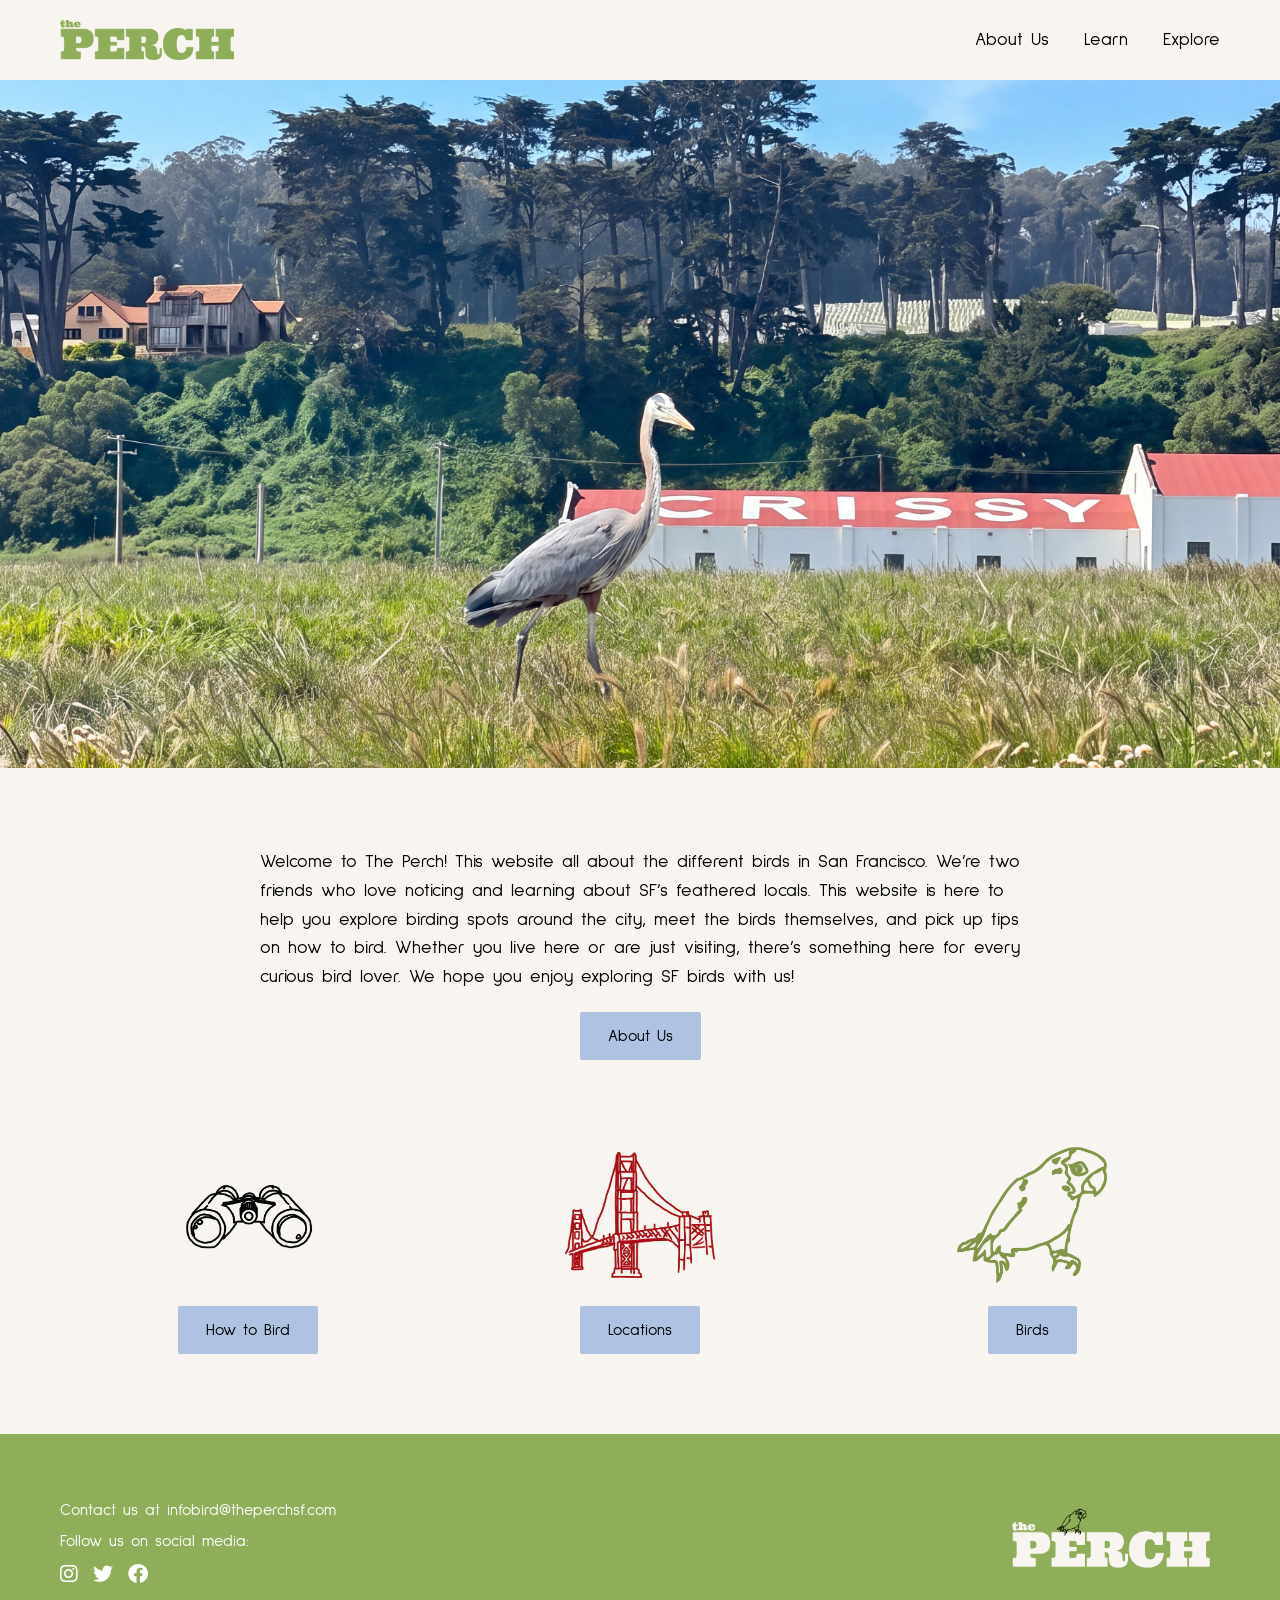
<file: index.html>
<!DOCTYPE html>
<html lang="en">
<head>
<title>The Perch SF</title>
<meta charset="UTF-8">
<meta name="viewport" content="width=device-width, initial-scale=1">
<link rel="stylesheet" href="css/w3.css">
<link rel="stylesheet" href="css/style.css">
<link rel="preconnect" href="https://fonts.googleapis.com">
<link rel="preconnect" href="https://fonts.gstatic.com" crossorigin>
<link href="https://fonts.googleapis.com/css2?family=Sulphur+Point:wght@300;400;700&family=Ultra&display=swap" rel="stylesheet">
<link rel="stylesheet" href="https://cdnjs.cloudflare.com/ajax/libs/font-awesome/6.0.0/css/all.min.css">
</head>
<body>

<!-- THIS IS THE HOMEPAGE -->
<header class="w3-top">
  <div class="navbar">
    <a href="index.html" class="logo"><img src="images/Header/Perch-Logo-Header.png" alt="the PERCH logo"></a>
    <button class="nav-burger" type="button" aria-label="Open menu" onclick="this.closest('.navbar').classList.toggle('open')">&#9776;</button>
    <div class="nav-links">
      <a href="about-us.html">About Us</a>
      <a href="learn.html">Learn</a>
      <a href="explore.html">Explore</a>
    </div>
  </div>
</header>

<img class="home-hero" src="images/Homepage/heron2.png" alt="Heron illustration">

<section class="section">
  <div class="container grid">
    <div class="col-center-text">
      <p>Welcome to The Perch! This website all about the different birds in San Francisco. We’re two friends who love noticing and learning about SF’s feathered locals. This website is here to help you explore birding spots around the city, meet the birds themselves, and pick up tips on how to bird. Whether you live here or are just visiting, there’s something here for every curious bird lover. We hope you enjoy exploring SF birds with us!</p>
      <div class="btn-center"><a href="about-us.html" class="btn">About Us</a></div>
    </div>
  </div>
</section>

<section class="container grid section" style="padding-top:0">
  <div class="col-4 icon-box">
    <img src="images/Homepage/Binoculars.png" alt="Binoculars">
    <a href="learn.html" class="btn">How to Bird</a>
  </div>
  <div class="col-4 icon-box">
    <img src="images/Homepage/locations.png" alt="Bridge">
    <a href="explore.html" class="btn">Locations</a>
  </div>
  <div class="col-4 icon-box">
    <img src="images/Homepage/birds.png" alt="Parrot">
    <a href="birds.html" class="btn">Birds</a>
  </div>
</section>

<footer class="custom-footer">
  <div class="footer-content">
    <div class="footer-text">
      <p>Contact us at infobird@theperchsf.com</p>
      <p>Follow us on social media:</p>
      <div class="social-icons">
        <a href="#"><i class="fa-brands fa-instagram"></i></a>
        <a href="#"><i class="fa-brands fa-twitter"></i></a>
        <a href="#"><i class="fa-brands fa-facebook"></i></a>
      </div>
    </div>
    <div class="footer-image"><img src="images/Footer/Perch-Logo-Final.png" alt="The Perch logo"></div>
  </div>
</footer>

</body>
</html>
</file>
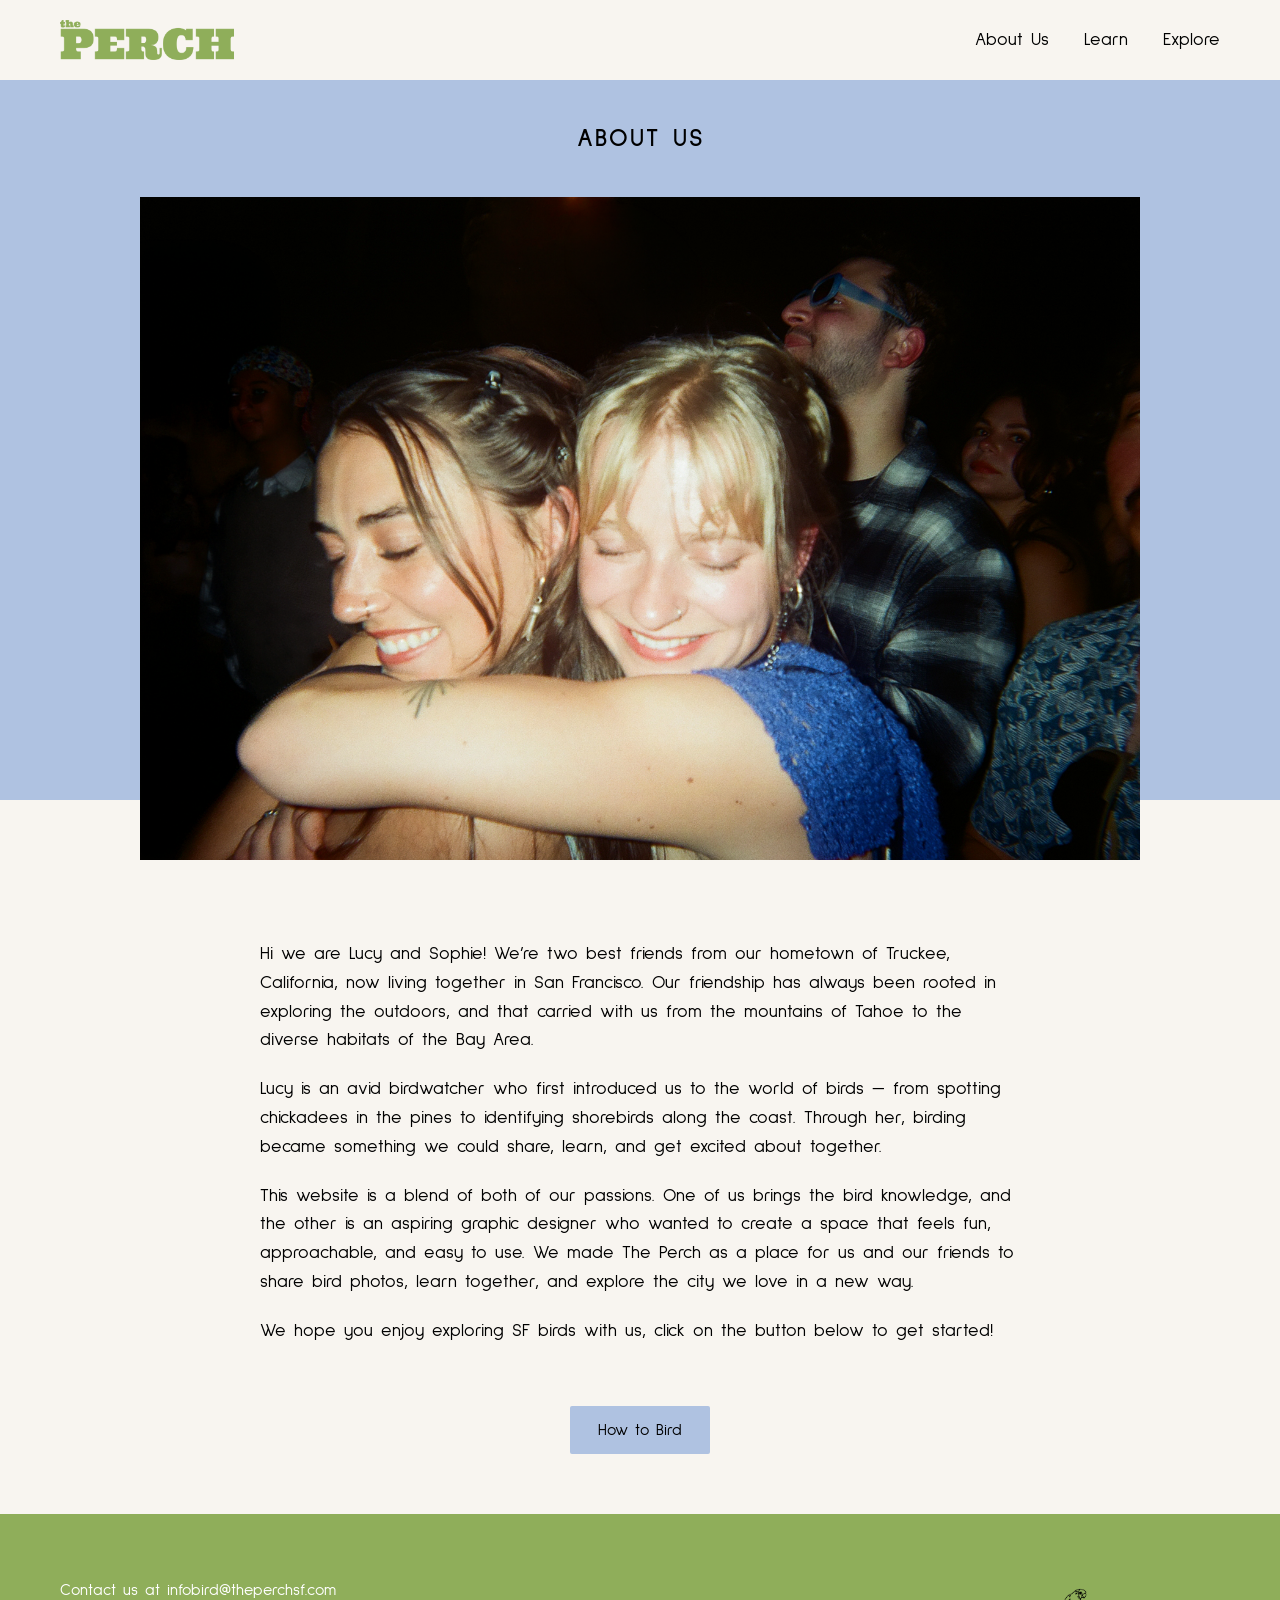
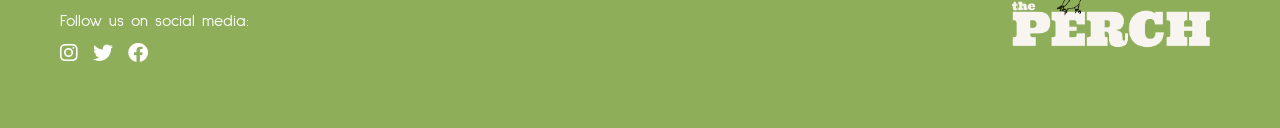
<file: about-us.html>
<!DOCTYPE html>
<html lang="en">
<head>
<title>About Us | The Perch SF</title>
<meta charset="UTF-8">
<meta name="viewport" content="width=device-width, initial-scale=1">
<link rel="stylesheet" href="css/w3.css">
<link rel="stylesheet" href="css/style.css">
<link rel="preconnect" href="https://fonts.googleapis.com">
<link rel="preconnect" href="https://fonts.gstatic.com" crossorigin>
<link href="https://fonts.googleapis.com/css2?family=Sulphur+Point:wght@300;400;700&family=Ultra&display=swap" rel="stylesheet">
<link rel="stylesheet" href="https://cdnjs.cloudflare.com/ajax/libs/font-awesome/6.0.0/css/all.min.css">
</head>
<body>

<!-- THIS IS THE ABOUT US PAGE -->
<header class="w3-top">
  <div class="navbar">
    <a href="index.html" class="logo"><img src="images/Header/Perch-Logo-Header.png" alt="the PERCH logo"></a>
    <button class="nav-burger" type="button" aria-label="Open menu" onclick="this.closest('.navbar').classList.toggle('open')">&#9776;</button>
    <div class="nav-links">
      <a href="about-us.html">About Us</a>
      <a href="learn.html">Learn</a>
      <a href="explore.html">Explore</a>
    </div>
  </div>
</header>

<section class="hero">
  <h1 class="page-title">ABOUT US</h1>
  <img src="images/About-us/about-us-edit.png" class="hero-image hero-image-xl" alt="Illustration for the About Us page">
</section>

<main class="section about-text">
  <div class="container grid">
    <div class="col-center-text">
      <p>Hi we are Lucy and Sophie! We’re two best friends from our hometown of Truckee, California, now living together in San Francisco. Our friendship has always been rooted in exploring the outdoors, and that carried with us from the mountains of Tahoe to the diverse habitats of the Bay Area.</p>
      <p>Lucy is an avid birdwatcher who first introduced us to the world of birds — from spotting chickadees in the pines to identifying shorebirds along the coast. Through her, birding became something we could share, learn, and get excited about together.</p>
      <p>This website is a blend of both of our passions. One of us brings the bird knowledge, and the other is an aspiring graphic designer who wanted to create a space that feels fun, approachable, and easy to use. We made The Perch as a place for us and our friends to share bird photos, learn together, and explore the city we love in a new way.</p>
      <p>We hope you enjoy exploring SF birds with us, click on the button below to get started!</p>
    </div>
  </div>
</main>

<div class="btn-row"><a href="learn.html" class="btn">How to Bird</a></div>

<footer class="custom-footer">
  <div class="footer-content">
    <div class="footer-text">
      <p>Contact us at infobird@theperchsf.com</p>
      <p>Follow us on social media:</p>
      <div class="social-icons">
        <a href="#"><i class="fa-brands fa-instagram"></i></a>
        <a href="#"><i class="fa-brands fa-twitter"></i></a>
        <a href="#"><i class="fa-brands fa-facebook"></i></a>
      </div>
    </div>
    <div class="footer-image"><img src="images/Footer/Perch-Logo-Final.png" alt="The Perch logo"></div>
  </div>
</footer>

</body>
</html>
</file>
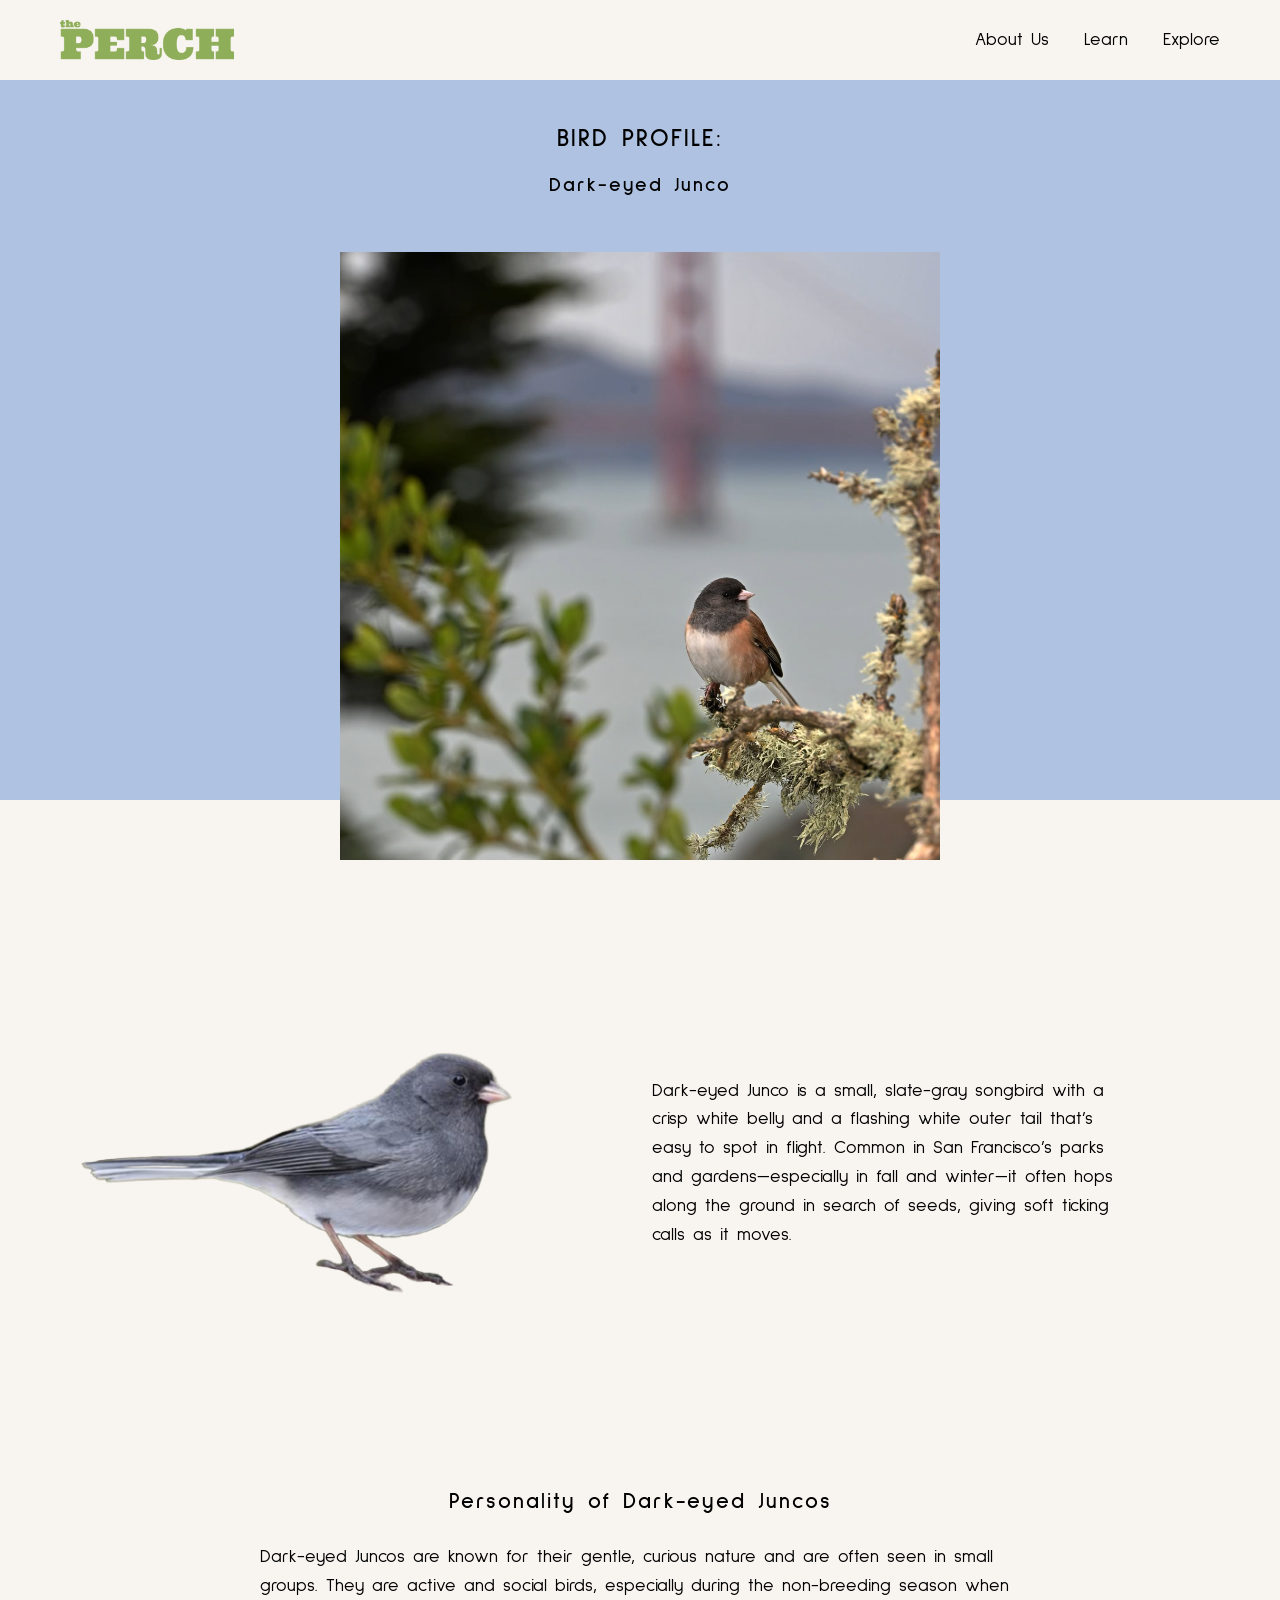
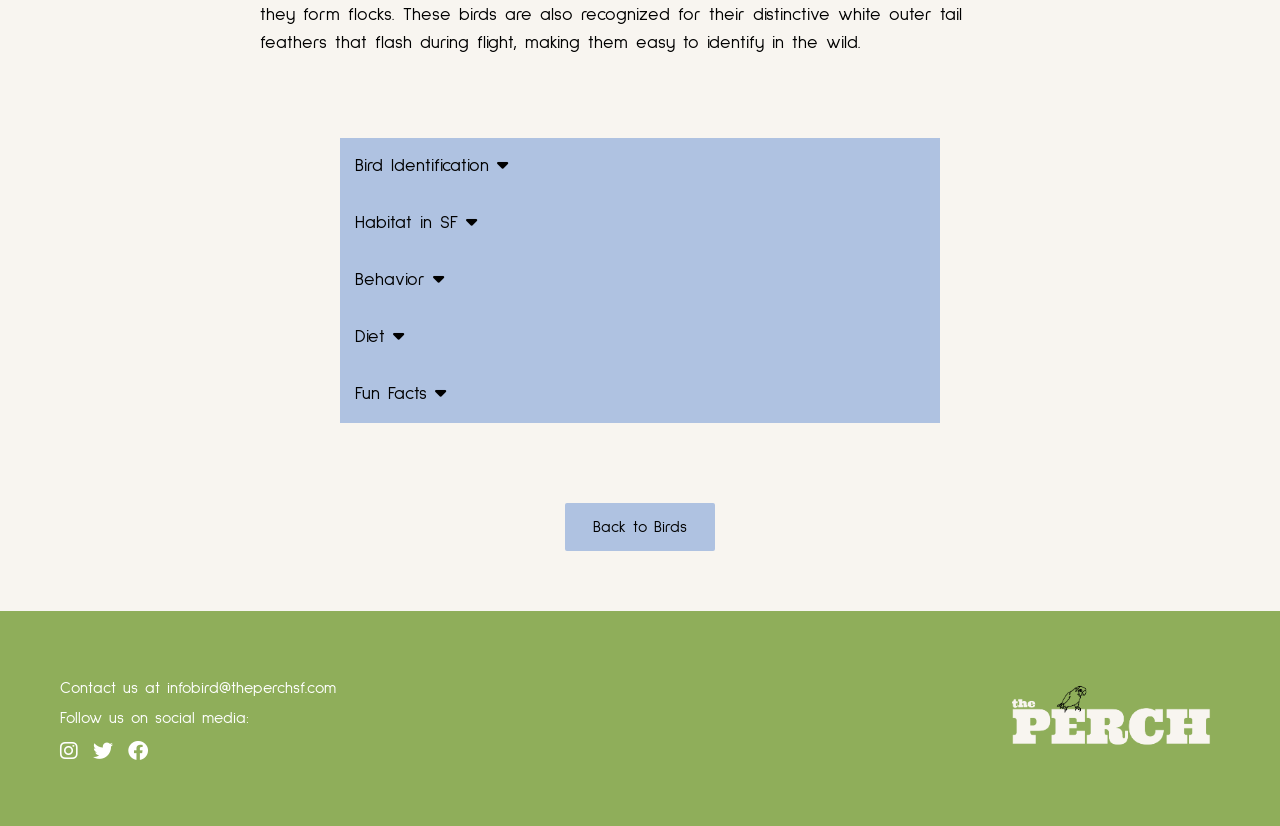
<file: bprofile-dark-eyed-junco.html>
<!DOCTYPE html>
<html lang="en">
<head>
<title>Dark-eyed Junco | The Perch SF</title>
<meta charset="UTF-8">
<meta name="viewport" content="width=device-width, initial-scale=1">
<link rel="stylesheet" href="css/w3.css">
<link rel="stylesheet" href="css/style.css">
<link rel="preconnect" href="https://fonts.googleapis.com">
<link rel="preconnect" href="https://fonts.gstatic.com" crossorigin>
<link href="https://fonts.googleapis.com/css2?family=Sulphur+Point:wght@300;400;700&family=Ultra&display=swap" rel="stylesheet">
<!-- font awesome 4.7 for the accordion carets, 6.0 for the social icons -->
<link rel="stylesheet" href="https://cdnjs.cloudflare.com/ajax/libs/font-awesome/4.7.0/css/font-awesome.min.css">
<link rel="stylesheet" href="https://cdnjs.cloudflare.com/ajax/libs/font-awesome/6.0.0/css/all.min.css">
</head>
<body>

<!-- THIS IS BIRD PROFILE PAGE 1 (Dark-eyed Junco) -->
<header class="w3-top">
  <div class="navbar">
    <a href="index.html" class="logo"><img src="images/Header/Perch-Logo-Header.png" alt="the PERCH logo"></a>
    <button class="nav-burger" type="button" aria-label="Open menu" onclick="this.closest('.navbar').classList.toggle('open')">&#9776;</button>
    <div class="nav-links">
      <a href="about-us.html">About Us</a>
      <a href="learn.html">Learn</a>
      <a href="explore.html">Explore</a>
    </div>
  </div>
</header>

<section class="hero hero-exact">
  <h1 class="page-title">BIRD PROFILE:</h1>
  <h2 class="page-subtitle">Dark-eyed Junco</h2>
  <img src="images/Bird-Profiles/Dark-Eyed-Junco/Juncohero.png" class="hero-image" style="width:600px" alt="Dark-eyed Junco">
</section>

<section class="section">
  <div class="container grid">
    <div class="col-img-left">
      <img src="images/Bird-Profiles/Dark-Eyed-Junco/junco2.png" style="width:100%" alt="Dark-eyed Junco">
    </div>
    <div class="col-text-right">
      <p>Dark-eyed Junco is a small, slate-gray songbird with a crisp white belly and a flashing white outer tail that’s easy to spot in flight. Common in San Francisco’s parks and gardens—especially in fall and winter—it often hops along the ground in search of seeds, giving soft ticking calls as it moves.</p>
    </div>
  </div>
</section>

<section class="section" style="padding-top:0">
  <div class="container grid">
    <div class="col-center-text" style="text-align:left">
      <h4 class="section-title" style="text-align:center">Personality of Dark-eyed Juncos</h4>
      <p>Dark-eyed Juncos are known for their gentle, curious nature and are often seen in small groups. They are active and social birds, especially during the non-breeding season when they form flocks. These birds are also recognized for their distinctive white outer tail feathers that flash during flight, making them easy to identify in the wild.</p>
    </div>
  </div>
</section>

<section class="section" style="padding-top:0">
  <div class="container grid">
    <div class="col-center-text">
      <div class="accordion-container">
        <button type="button" onclick="myAccordion('accordion1')" class="accordion-button w3-brown" id="accordionBtn1">Bird Identification <i class="fa fa-caret-down"></i></button>
        <div id="accordion1" class="accordion-content w3-hide">
          <p>Dark-eyed Juncos are small, sparrow-sized birds (approx. 6 inches) often called "snowbirds" for their gray, brown, and white plumage. Key identifiers include a dark gray or brownish "hood" contrasting with a white belly, a distinct pinkish-white bill, and prominent white outer tail feathers that flash during flight.</p>
          <img src="images/Bird-Profiles/Dark-Eyed-Junco/junco-identification.png" alt="Dark-eyed Junco identification diagram" class="accordion-image">
        </div>
        <button type="button" onclick="myAccordion('accordion2')" class="accordion-button w3-brown" id="accordionBtn2">Habitat in SF <i class="fa fa-caret-down"></i></button>
        <div id="accordion2" class="accordion-content w3-hide">
          <p>Dark-eyed Juncos are common, year-round residents in San Francisco, particularly abundant in fall and winter. They inhabit varied environments including the Presidio's forests, coastal scrub, and annual grasslands, as well as landscaped lawns, parks, and residential neighborhoods. They are often found hopping on the ground or in low, brushy areas.</p>
        </div>
        <button type="button" onclick="myAccordion('accordion3')" class="accordion-button w3-brown" id="accordionBtn3">Behavior <i class="fa fa-caret-down"></i></button>
        <div id="accordion3" class="accordion-content w3-hide">
          <p>Dark-eyed Juncos are ground foragers, often seen hopping and scratching in leaf litter for seeds. They are social birds, frequently forming flocks outside of breeding season. During court</p>
        </div>
        <button type="button" onclick="myAccordion('accordion4')" class="accordion-button w3-brown" id="accordionBtn4">Diet <i class="fa fa-caret-down"></i></button>
        <div id="accordion4" class="accordion-content w3-hide">
          <p>Dark-eyed Juncos primarily eat seeds, especially in fall and winter, foraging on the ground for grass seeds, weed</p>
        </div>
        <button type="button" onclick="myAccordion('accordion5')" class="accordion-button w3-brown" id="accordionBtn5">Fun Facts <i class="fa fa-caret-down"></i></button>
        <div id="accordion5" class="accordion-content w3-hide">
          <p>Dark-eyed Juncos are often called "snowbirds" because they are commonly seen in snowy conditions. They have a distinctive "white flash" on their tail that is visible when they fly, which helps birdwatchers identify them. During courtship</p>
        </div>
      </div>
    </div>
  </div>
</section>

<div class="btn-row" style="padding-top:0"><a href="birds.html" class="btn">Back to Birds</a></div>

<footer class="custom-footer">
  <div class="footer-content">
    <div class="footer-text">
      <p>Contact us at infobird@theperchsf.com</p>
      <p>Follow us on social media:</p>
      <div class="social-icons">
        <a href="#"><i class="fa-brands fa-instagram"></i></a>
        <a href="#"><i class="fa-brands fa-twitter"></i></a>
        <a href="#"><i class="fa-brands fa-facebook"></i></a>
      </div>
    </div>
    <div class="footer-image"><img src="images/Footer/Perch-Logo-Final.png" alt="The Perch logo"></div>
  </div>
</footer>

<script>
// accordion: open or close a section and swap the button color
function myAccordion(id) {
  var x = document.getElementById(id);
  if (x.className.indexOf("w3-show") == -1) {
    x.className += " w3-show";
    x.previousElementSibling.className = x.previousElementSibling.className.replace("w3-brown", "w3-orange");
  } else {
    x.className = x.className.replace(" w3-show", "");
    x.previousElementSibling.className = x.previousElementSibling.className.replace("w3-orange", "w3-brown");
  }
}
</script>

</body>
</html>
</file>
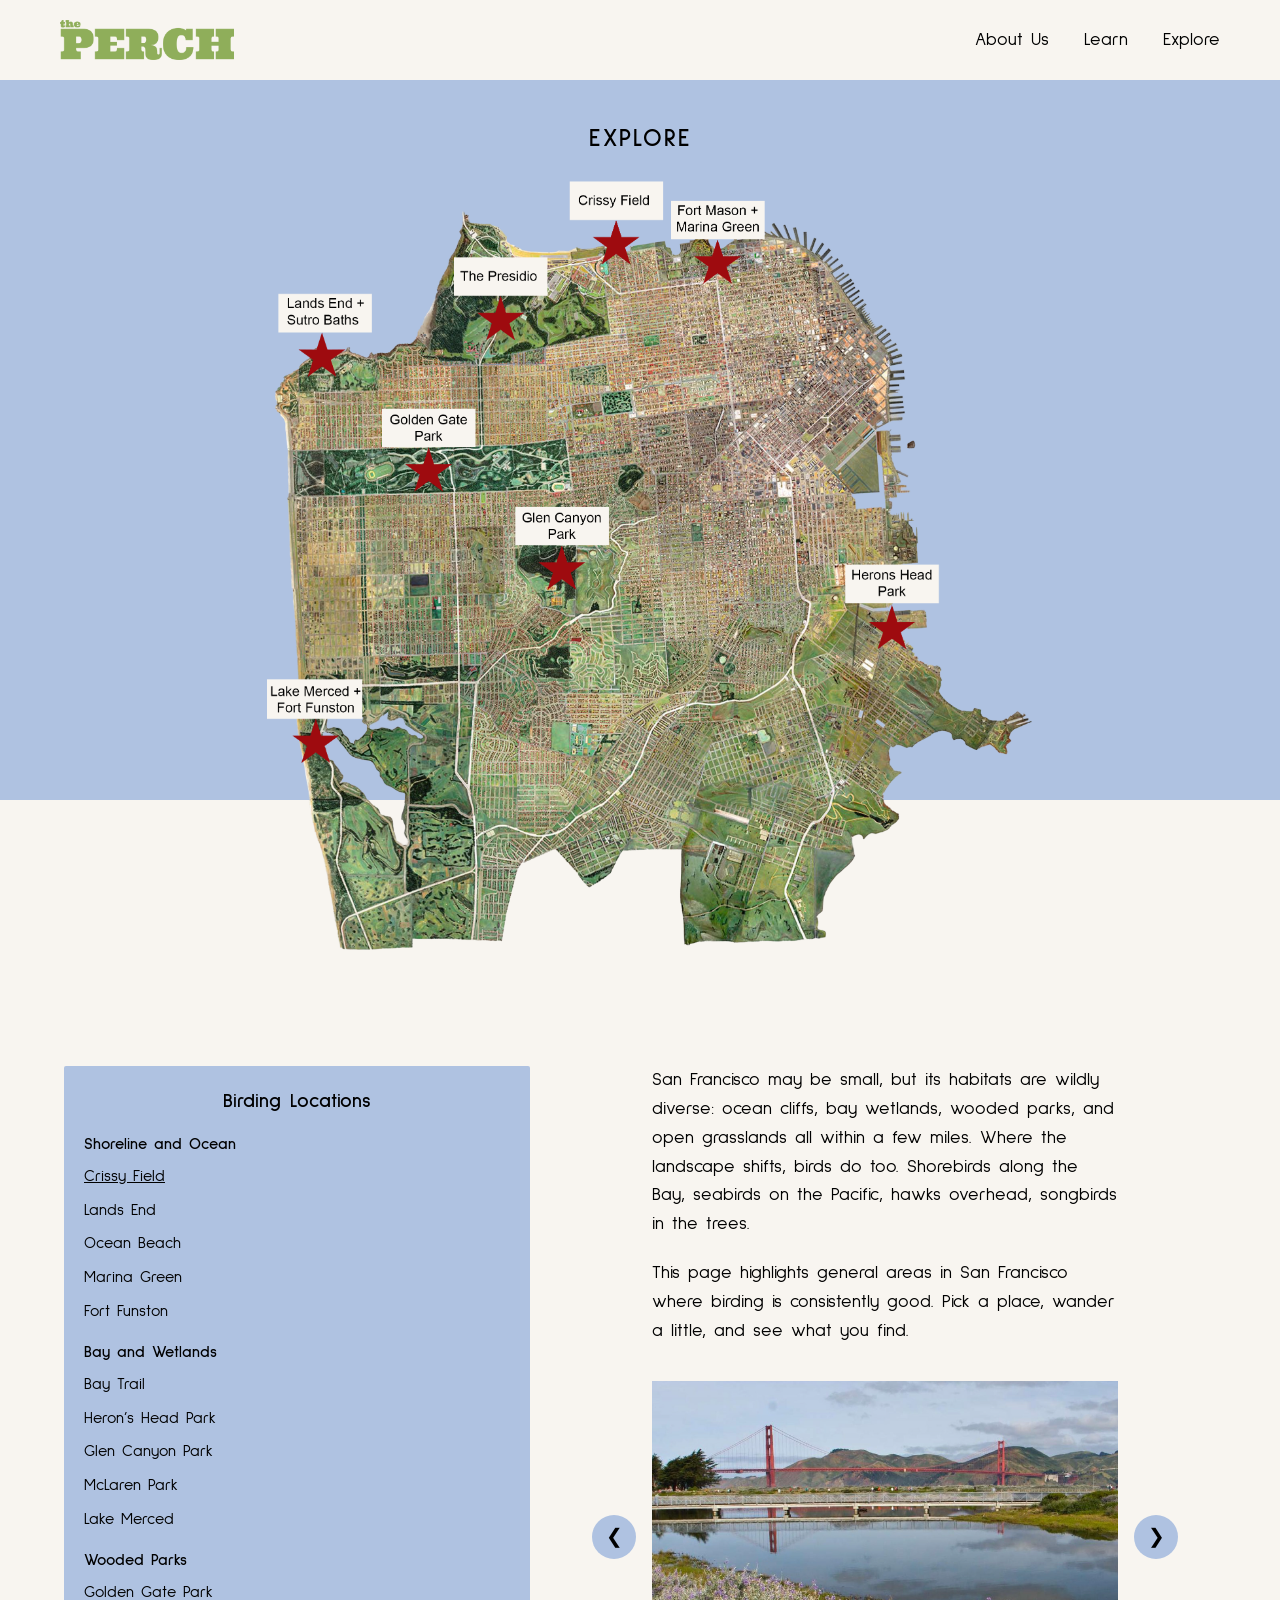
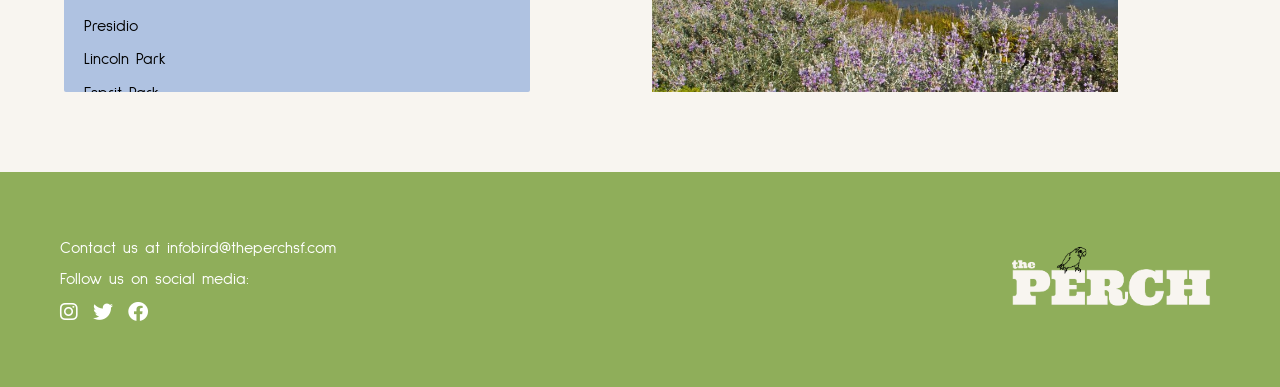
<file: explore.html>
<!DOCTYPE html>
<html lang="en">
<head>
<title>Explore | The Perch SF</title>
<meta charset="UTF-8">
<meta name="viewport" content="width=device-width, initial-scale=1">
<link rel="stylesheet" href="css/w3.css">
<link rel="stylesheet" href="css/style.css">
<link rel="preconnect" href="https://fonts.googleapis.com">
<link rel="preconnect" href="https://fonts.gstatic.com" crossorigin>
<link href="https://fonts.googleapis.com/css2?family=Sulphur+Point:wght@300;400;700&family=Ultra&display=swap" rel="stylesheet">
<link rel="stylesheet" href="https://cdnjs.cloudflare.com/ajax/libs/font-awesome/6.0.0/css/all.min.css">
</head>
<body>
<header class="w3-top">
  <div class="navbar">
    <a href="index.html" class="logo"><img src="images/Header/Perch-Logo-Header.png" alt="the PERCH logo"></a>
    <button class="nav-burger" type="button" aria-label="Open menu" onclick="this.closest('.navbar').classList.toggle('open')">&#9776;</button>
    <div class="nav-links">
      <a href="about-us.html">About Us</a>
      <a href="learn.html">Learn</a>
      <a href="explore.html">Explore</a>
    </div>
  </div>
</header>

<section class="hero hero-exact hero-explore">
  <h1 class="page-title">EXPLORE</h1>
  <img src="images/Explorepage/map.png" class="hero-image" alt="Map of San Francisco">
</section>

<section class="section">
  <div class="container grid align-start">
    <div class="ex-text">
      <p>San Francisco may be small, but its habitats are wildly diverse: ocean cliffs, bay wetlands, wooded parks, and open grasslands all within a few miles. Where the landscape shifts, birds do too. Shorebirds along the Bay, seabirds on the Pacific, hawks overhead, songbirds in the trees.</p>
      <p>This page highlights general areas in San Francisco where birding is consistently good. Pick a place, wander a little, and see what you find.</p>
    </div>

    <div class="ex-locations">
      <div class="scroll-box">
        <h4 style="text-align:center;margin:0 0 16px">Birding Locations</h4>
        <h6>Shoreline and Ocean</h6>
        <p><a href="lprofile-crissy-field.html">Crissy Field</a></p>
        <p>Lands End</p><p>Ocean Beach</p><p>Marina Green</p><p>Fort Funston</p>
        <h6>Bay and Wetlands</h6>
        <p>Bay Trail</p><p>Heron’s Head Park</p><p>Glen Canyon Park</p><p>McLaren Park</p><p>Lake Merced</p>
        <h6>Wooded Parks</h6>
        <p>Golden Gate Park</p><p>Presidio</p><p>Lincoln Park</p><p>Esprit Park</p><p>Forest Knolls</p>
        <h6>Grasslands</h6>
        <p>Corona Heights</p><p>Bernal Heights</p><p>Buena Vista Park</p><p>Mission Dolores Park</p><p>Alamo Square</p>
      </div>
    </div>

    <div class="ex-carousel">
      <div class="carousel-frame">
        <button class="arrow arrow-prev" type="button" aria-label="Previous photo">&#10094;</button>
        <div class="scroll-carousel">
          <figure class="scroll-slide" tabindex="0">
            <a href="lprofile-crissy-field.html"><img src="images/Explorepage/crissyfieldexplore.png" alt="Crissy Field"></a>
            <figcaption>Crissy Field</figcaption>
          </figure>
          <figure class="scroll-slide" tabindex="0">
            <img src="images/Explorepage/landsendexplore.png" alt="Lands End">
            <figcaption>Lands End</figcaption>
          </figure>
          <figure class="scroll-slide" tabindex="0">
            <img src="images/Explorepage/oceanbeachexplore.png" alt="Ocean Beach">
            <figcaption>Ocean Beach</figcaption>
          </figure>
        </div>
        <button class="arrow arrow-next" type="button" aria-label="Next photo">&#10095;</button>
      </div>
    </div>
  </div>
</section>

<footer class="custom-footer">
  <div class="footer-content">
    <div class="footer-text">
      <p>Contact us at infobird@theperchsf.com</p>
      <p>Follow us on social media:</p>
      <div class="social-icons">
        <a href="#"><i class="fa-brands fa-instagram"></i></a>
        <a href="#"><i class="fa-brands fa-twitter"></i></a>
        <a href="#"><i class="fa-brands fa-facebook"></i></a>
      </div>
    </div>
    <div class="footer-image"><img src="images/Footer/Perch-Logo-Final.png" alt="The Perch logo"></div>
  </div>
</footer>


<script>
// carousel arrows: scroll one photo at a time, wrapping around at the ends
var strip = document.querySelector(".scroll-carousel");
function slide(dir) {
  var step = strip.clientWidth + 16;
  var atEnd = strip.scrollLeft + strip.clientWidth >= strip.scrollWidth - 5;
  if (dir > 0 && atEnd) { strip.scrollTo({ left: 0, behavior: "smooth" }); }
  else if (dir < 0 && strip.scrollLeft <= 5) { strip.scrollTo({ left: strip.scrollWidth, behavior: "smooth" }); }
  else { strip.scrollBy({ left: dir * step, behavior: "smooth" }); }
}
document.querySelector(".arrow-prev").addEventListener("click", function () { slide(-1); });
document.querySelector(".arrow-next").addEventListener("click", function () { slide(1); });
</script>

</body>
</html>
</file>
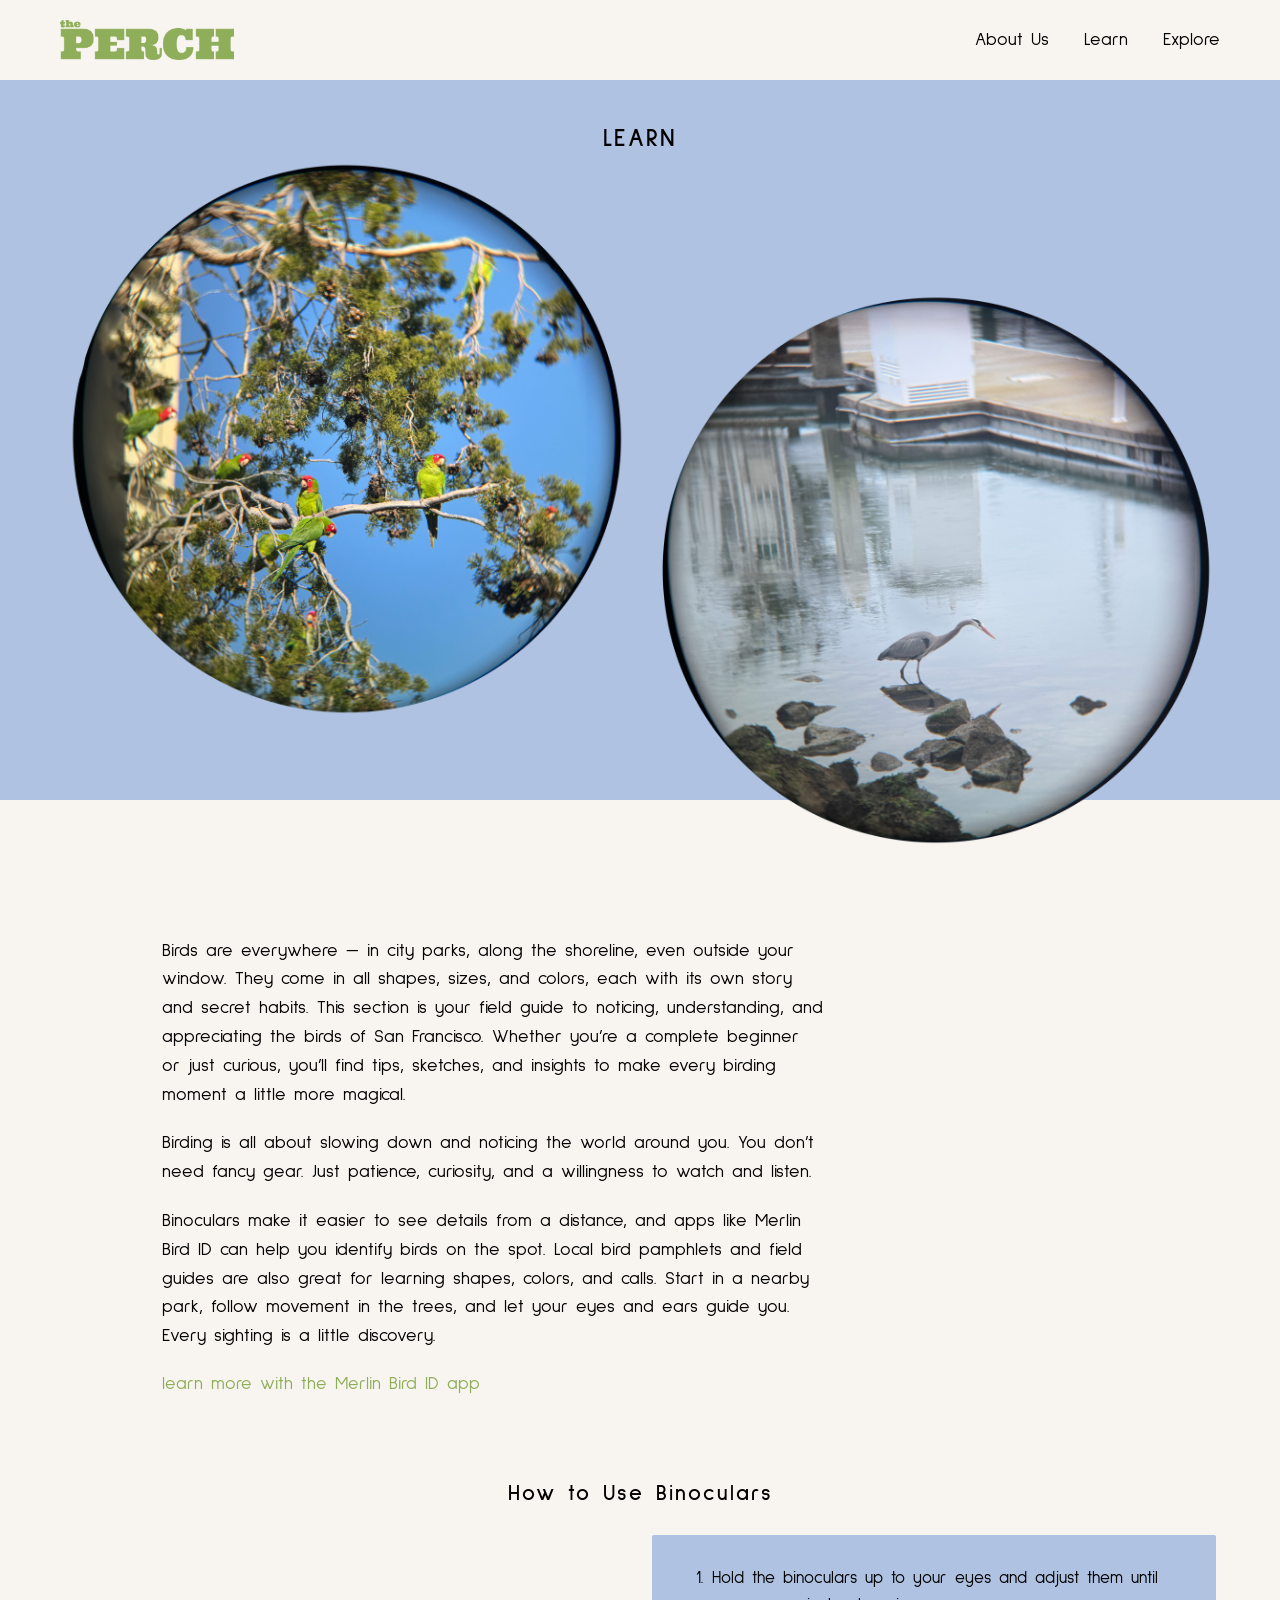
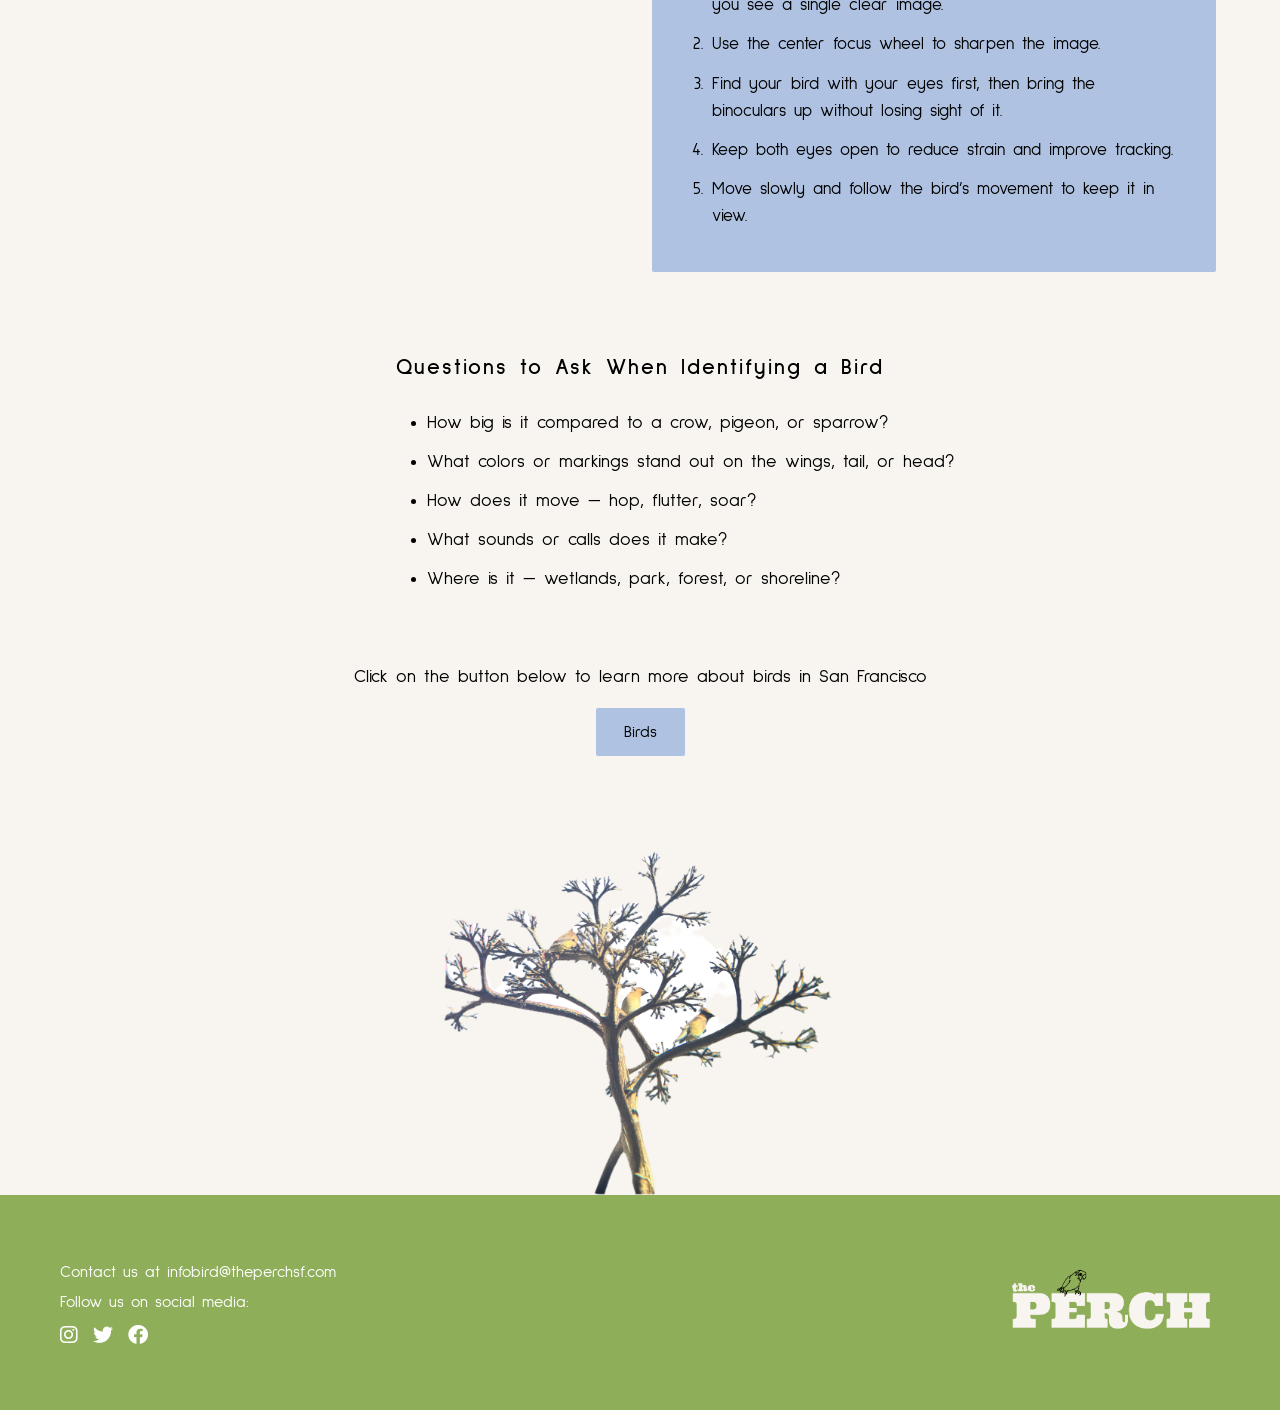
<file: learn.html>
<!DOCTYPE html>
<html lang="en">
<head>
<title>Learn | The Perch SF</title>
<meta charset="UTF-8">
<meta name="viewport" content="width=device-width, initial-scale=1">
<link rel="stylesheet" href="css/w3.css">
<link rel="stylesheet" href="css/style.css">
<link rel="preconnect" href="https://fonts.googleapis.com">
<link rel="preconnect" href="https://fonts.gstatic.com" crossorigin>
<link href="https://fonts.googleapis.com/css2?family=Sulphur+Point:wght@300;400;700&family=Ultra&display=swap" rel="stylesheet">
<link rel="stylesheet" href="https://cdnjs.cloudflare.com/ajax/libs/font-awesome/6.0.0/css/all.min.css">
</head>
<body>
<header class="w3-top">
  <div class="navbar">
    <a href="index.html" class="logo"><img src="images/Header/Perch-Logo-Header.png" alt="the PERCH logo"></a>
    <button class="nav-burger" type="button" aria-label="Open menu" onclick="this.closest('.navbar').classList.toggle('open')">&#9776;</button>
    <div class="nav-links">
      <a href="about-us.html">About Us</a>
      <a href="learn.html">Learn</a>
      <a href="explore.html">Explore</a>
    </div>
  </div>
</header>

<section class="hero hero-fixed">
  <h1 class="page-title">LEARN</h1>
  <div class="container grid align-start" style="margin-top:-10px">
    <div class="col-6"><img src="images/Learnpage/parrotscircle.png" class="round hero-circle" alt="Illustration of parrots"></div>
    <div class="col-6 offset-down"><img src="images/Learnpage/heroncircle.png" class="round hero-circle right" alt="Illustration of a heron"></div>
  </div>
</section>

<section class="section" style="padding-top:90px">
  <div class="container grid">
    <div class="col-left-text">
      <p>Birds are everywhere — in city parks, along the shoreline, even outside your window. They come in all shapes, sizes, and colors, each with its own story and secret habits. This section is your field guide to noticing, understanding, and appreciating the birds of San Francisco. Whether you’re a complete beginner or just curious, you’ll find tips, sketches, and insights to make every birding moment a little more magical.</p>
      <p>Birding is all about slowing down and noticing the world around you. You don’t need fancy gear. Just patience, curiosity, and a willingness to watch and listen.</p>
      <p>Binoculars make it easier to see details from a distance, and apps like Merlin Bird ID can help you identify birds on the spot. Local bird pamphlets and field guides are also great for learning shapes, colors, and calls. Start in a nearby park, follow movement in the trees, and let your eyes and ears guide you. Every sighting is a little discovery.</p>
      <a href="https://merlin.allaboutbirds.org/" target="_blank" rel="noopener noreferrer" class="link-green" style="text-align:left">learn more with the Merlin Bird ID app</a>
    </div>
  </div>
</section>

<section class="section" style="padding-top:0">
  <div class="container grid align-stretch">
    <h4 class="section-title col-full" style="margin:0 0 24px">How to Use Binoculars</h4>
    <div class="col-6 video-fill">
      <iframe src="https://www.youtube.com/embed/cNx9klskWFk" title="How to use binoculars" allow="encrypted-media; picture-in-picture" allowfullscreen></iframe>
    </div>
    <div class="col-6">
      <div class="panel panel-fill">
        <ol>
          <li>Hold the binoculars up to your eyes and adjust them until you see a single clear image.</li>
          <li>Use the center focus wheel to sharpen the image.</li>
          <li>Find your bird with your eyes first, then bring the binoculars up without losing sight of it.</li>
          <li>Keep both eyes open to reduce strain and improve tracking.</li>
          <li>Move slowly and follow the bird’s movement to keep it in view.</li>
        </ol>
      </div>
    </div>
  </div>
</section>



<section class="section" style="padding-top:0">
  <div class="container grid">
    <div class="col-center-text">
      <h4 class="section-title">Questions to Ask When Identifying a Bird</h4>
      <ul class="plain-list">
        <li>How big is it compared to a crow, pigeon, or sparrow?</li>
        <li>What colors or markings stand out on the wings, tail, or head?</li>
        <li>How does it move — hop, flutter, soar?</li>
        <li>What sounds or calls does it make?</li>
        <li>Where is it — wetlands, park, forest, or shoreline?</li>
      </ul>
      <p class="center" style="margin:70px 0 0">Click on the button below to learn more about birds in San Francisco</p>
      <div class="btn-center" style="margin-top:16px"><a href="birds.html" class="btn">Birds</a></div>
    </div>
  </div>
</section>

<img src="images/Learnpage/waxwingstree.png" class="img-md" alt="Illustration of waxwings in a tree">

<footer class="custom-footer">
  <div class="footer-content">
    <div class="footer-text">
      <p>Contact us at infobird@theperchsf.com</p>
      <p>Follow us on social media:</p>
      <div class="social-icons">
        <a href="#"><i class="fa-brands fa-instagram"></i></a>
        <a href="#"><i class="fa-brands fa-twitter"></i></a>
        <a href="#"><i class="fa-brands fa-facebook"></i></a>
      </div>
    </div>
    <div class="footer-image"><img src="images/Footer/Perch-Logo-Final.png" alt="The Perch logo"></div>
  </div>
</footer>

</body>
</html>
</file>
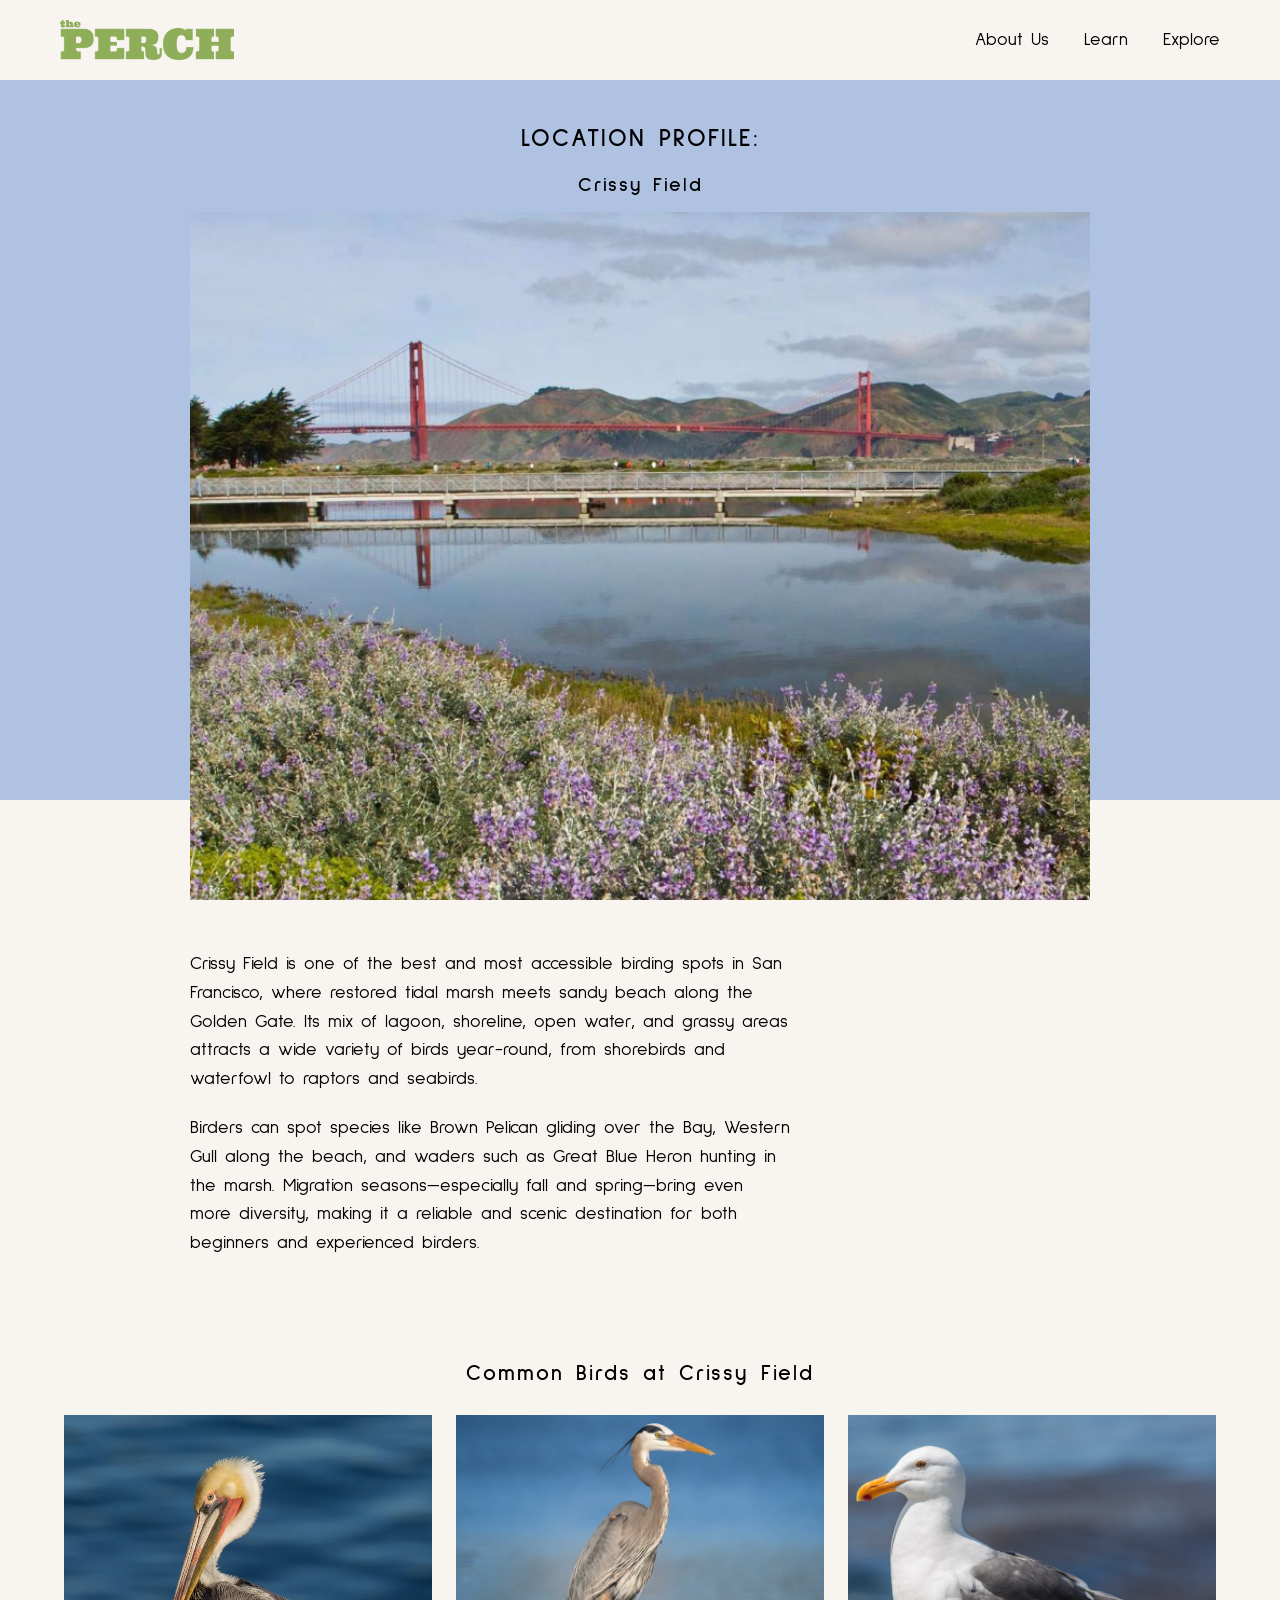
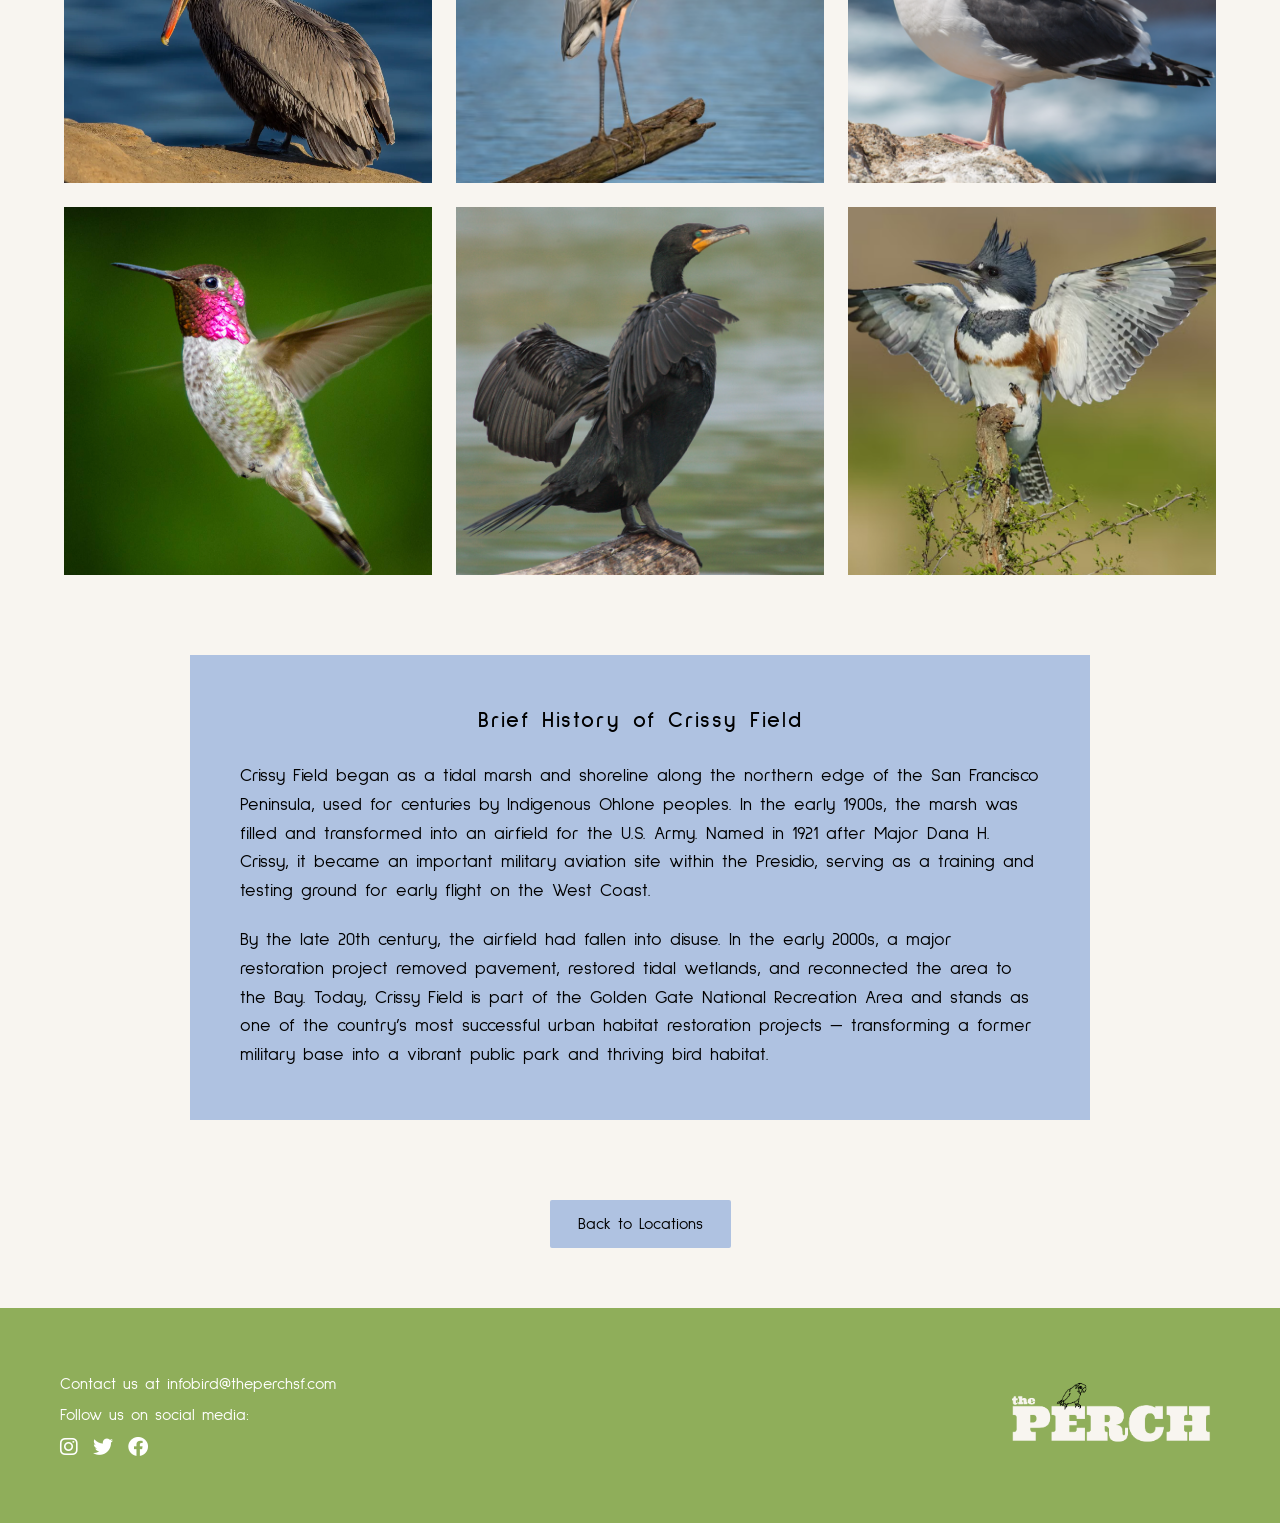
<file: lprofile-crissy-field.html>
<!DOCTYPE html>
<html lang="en">
<head>
<title>Crissy Field | The Perch SF</title>
<meta charset="UTF-8">
<meta name="viewport" content="width=device-width, initial-scale=1">
<link rel="stylesheet" href="css/w3.css">
<link rel="stylesheet" href="css/style.css">
<link rel="preconnect" href="https://fonts.googleapis.com">
<link rel="preconnect" href="https://fonts.gstatic.com" crossorigin>
<link href="https://fonts.googleapis.com/css2?family=Sulphur+Point:wght@300;400;700&family=Ultra&display=swap" rel="stylesheet">
<link rel="stylesheet" href="https://cdnjs.cloudflare.com/ajax/libs/font-awesome/6.0.0/css/all.min.css">
</head>
<body>

<!-- THIS IS THE LOCATION PROFILE PAGE (Crissy Field) -->
<header class="w3-top">
  <div class="navbar">
    <a href="index.html" class="logo"><img src="images/Header/Perch-Logo-Header.png" alt="the PERCH logo"></a>
    <button class="nav-burger" type="button" aria-label="Open menu" onclick="this.closest('.navbar').classList.toggle('open')">&#9776;</button>
    <div class="nav-links">
      <a href="about-us.html">About Us</a>
      <a href="learn.html">Learn</a>
      <a href="explore.html">Explore</a>
    </div>
  </div>
</header>

<section class="hero hero-exact">
  <h1 class="page-title">LOCATION PROFILE:</h1>
  <h2 class="page-subtitle">Crissy Field</h2>
  <img src="images/Location-Profiles/Crissy-Field/CrissyFieldHero.png" class="hero-image" style="width:900px;margin-bottom:-30px" alt="Illustration of Crissy Field">
</section>

<section class="section">
  <div class="container grid">
    <div class="col-hero">
      <div class="intro-text">
      <p>Crissy Field is one of the best and most accessible birding spots in San Francisco, where restored tidal marsh meets sandy beach along the Golden Gate. Its mix of lagoon, shoreline, open water, and grassy areas attracts a wide variety of birds year-round, from shorebirds and waterfowl to raptors and seabirds.</p>
      <p>Birders can spot species like Brown Pelican gliding over the Bay, Western Gull along the beach, and waders such as Great Blue Heron hunting in the marsh. Migration seasons—especially fall and spring—bring even more diversity, making it a reliable and scenic destination for both beginners and experienced birders.</p>
      </div>
    </div>
  </div>
</section>

<section class="section" style="padding-top:0">
  <div class="container grid">
    <div class="col-full">
      <h3 class="section-title">Common Birds at Crissy Field</h3>
      <div class="gallery">
        <img src="images/Location-Profiles/Crissy-Field/BrownPelican.png" class="gallery-image hover-shadow" alt="Brown Pelican" onclick="openModal();currentSlide(1)">
        <img src="images/Location-Profiles/Crissy-Field/GreatBlueHeron.png" class="gallery-image hover-shadow" alt="Great Blue Heron" onclick="openModal();currentSlide(2)">
        <img src="images/Location-Profiles/Crissy-Field/CaliforniaGull.png" class="gallery-image hover-shadow" alt="California Gull" onclick="openModal();currentSlide(3)">
        <img src="images/Location-Profiles/Crissy-Field/AnnasHummingbird.png" class="gallery-image hover-shadow" alt="Anna's Hummingbird" onclick="openModal();currentSlide(4)">
        <img src="images/Location-Profiles/Crissy-Field/DoubleCrestedCormorant.png" class="gallery-image hover-shadow" alt="Double-Crested Cormorant" onclick="openModal();currentSlide(5)">
        <img src="images/Location-Profiles/Crissy-Field/BeltedKingfisher.png" class="gallery-image hover-shadow" alt="Belted Kingfisher" onclick="openModal();currentSlide(6)">
      </div>
    </div>
  </div>
</section>

<!-- lightbox -->
<div id="myModal" class="modal">
  <div class="modal-content">
    <button class="close" type="button" aria-label="Close" onclick="closeModal()">&times;</button>
      <div class="lightbox-slide">
        <div class="numbertext">1 / 6</div>
        <img src="images/Location-Profiles/Crissy-Field/BrownPelican-big.png" alt="Brown Pelican">
      </div>
      <div class="lightbox-slide">
        <div class="numbertext">2 / 6</div>
        <img src="images/Location-Profiles/Crissy-Field/GreatBlueHeron.png" alt="Great Blue Heron">
      </div>
      <div class="lightbox-slide">
        <div class="numbertext">3 / 6</div>
        <img src="images/Location-Profiles/Crissy-Field/CaliforniaGull.png" alt="California Gull">
      </div>
      <div class="lightbox-slide">
        <div class="numbertext">4 / 6</div>
        <img src="images/Location-Profiles/Crissy-Field/AnnasHummingbird.png" alt="Anna's Hummingbird">
      </div>
      <div class="lightbox-slide">
        <div class="numbertext">5 / 6</div>
        <img src="images/Location-Profiles/Crissy-Field/DoubleCrestedCormorant.png" alt="Double-Crested Cormorant">
      </div>
      <div class="lightbox-slide">
        <div class="numbertext">6 / 6</div>
        <img src="images/Location-Profiles/Crissy-Field/BeltedKingfisher.png" alt="Belted Kingfisher">
      </div>
    <button class="prev" type="button" aria-label="Previous bird" onclick="plusSlides(-1)">&#10094;</button>
    <button class="next" type="button" aria-label="Next bird" onclick="plusSlides(1)">&#10095;</button>
    <a id="caption" class="caption-container" href="#"></a>
    <div class="thumb-row">
        <img class="demo" src="images/Location-Profiles/Crissy-Field/BrownPelican-sm.png" onclick="currentSlide(1)" alt="Brown Pelican" data-page="bprofile-brown-pelican.html">
        <img class="demo" src="images/Location-Profiles/Crissy-Field/GreatBlueHeron-sm.png" onclick="currentSlide(2)" alt="Great Blue Heron" data-page="bprofile-great-blue-heron.html">
        <img class="demo" src="images/Location-Profiles/Crissy-Field/CaliforniaGull-sm.png" onclick="currentSlide(3)" alt="California Gull" data-page="bprofile-california-gull.html">
        <img class="demo" src="images/Location-Profiles/Crissy-Field/AnnasHummingbird-sm.png" onclick="currentSlide(4)" alt="Anna's Hummingbird" data-page="bprofile-annas-hummingbird.html">
        <img class="demo" src="images/Location-Profiles/Crissy-Field/DoubleCrestedCormorant-sm.png" onclick="currentSlide(5)" alt="Double-Crested Cormorant" data-page="bprofile-double-crested-cormorant.html">
        <img class="demo" src="images/Location-Profiles/Crissy-Field/BeltedKingfisher-sm.png" onclick="currentSlide(6)" alt="Belted Kingfisher" data-page="bprofile-belted-kingfisher.html">
    </div>
  </div>
</div>

<section class="section" style="padding-top:0">
  <div class="container grid">
    <div class="col-hero">
      <div class="history-block">
        <h2 class="section-title">Brief History of Crissy Field</h2>
        <p>Crissy Field began as a tidal marsh and shoreline along the northern edge of the San Francisco Peninsula, used for centuries by Indigenous Ohlone peoples. In the early 1900s, the marsh was filled and transformed into an airfield for the U.S. Army. Named in 1921 after Major Dana H. Crissy, it became an important military aviation site within the Presidio, serving as a training and testing ground for early flight on the West Coast.</p>
        <p>By the late 20th century, the airfield had fallen into disuse. In the early 2000s, a major restoration project removed pavement, restored tidal wetlands, and reconnected the area to the Bay. Today, Crissy Field is part of the Golden Gate National Recreation Area and stands as one of the country’s most successful urban habitat restoration projects — transforming a former military base into a vibrant public park and thriving bird habitat.</p>
      </div>
    </div>
  </div>
</section>

<div class="btn-row" style="padding-top:0"><a href="explore.html" class="btn">Back to Locations</a></div>

<footer class="custom-footer">
  <div class="footer-content">
    <div class="footer-text">
      <p>Contact us at infobird@theperchsf.com</p>
      <p>Follow us on social media:</p>
      <div class="social-icons">
        <a href="#"><i class="fa-brands fa-instagram"></i></a>
        <a href="#"><i class="fa-brands fa-twitter"></i></a>
        <a href="#"><i class="fa-brands fa-facebook"></i></a>
      </div>
    </div>
    <div class="footer-image"><img src="images/Footer/Perch-Logo-Final.png" alt="The Perch logo"></div>
  </div>
</footer>

<script>
// lightbox
var slideIndex = 1;
function openModal() { document.getElementById("myModal").style.display = "block"; }
function closeModal() { document.getElementById("myModal").style.display = "none"; }
function plusSlides(n) { showSlides(slideIndex += n); }
function currentSlide(n) { showSlides(slideIndex = n); }
function showSlides(n) {
  var slides = document.getElementsByClassName("lightbox-slide");
  var dots = document.getElementsByClassName("demo");
  if (n > slides.length) { slideIndex = 1; }
  if (n < 1) { slideIndex = slides.length; }
  for (var i = 0; i < slides.length; i++) { slides[i].style.display = "none"; }
  for (var j = 0; j < dots.length; j++) { dots[j].className = dots[j].className.replace(" active", ""); }
  slides[slideIndex - 1].style.display = "block";
  dots[slideIndex - 1].className += " active";
  var cap = document.getElementById("caption");
  cap.textContent = dots[slideIndex - 1].alt;
  cap.href = dots[slideIndex - 1].getAttribute("data-page");
}
showSlides(slideIndex);
document.addEventListener("keydown", function (e) {
  if (document.getElementById("myModal").style.display !== "block") { return; }
  if (e.key === "Escape") { closeModal(); }
  if (e.key === "ArrowLeft") { plusSlides(-1); }
  if (e.key === "ArrowRight") { plusSlides(1); }
});
</script>

</body>
</html>
</file>
<file: css/style.css>
/* THE PERCH SF - style.css (12-column grid, mobile-ready) */
:root {
  --cream: #f8f5f0;
  --blue: #afc2e1;
  --pale: #cfddf5;
  --green: #8fae5a;
  --gap: 24px;
  --bleed: 60px;
  --blue-h: 800px;
}
* {
  box-sizing: border-box;
}
body {
  margin: 0;
  font-family: "Sulphur Point", sans-serif;
  background: var(--cream);
  color: #000;
}
img {
  max-width: 100%;
  height: auto;
  display: block;
}
h1,
h2,
h3,
h4,
h5,
h6 {
  font-family: "Sulphur Point", sans-serif;
  font-weight: bold;
}
p {
  font-size: 18px;
  line-height: 1.6;
  margin: 0 0 20px;
}

/* NAVBAR */
.navbar {
  position: relative;
  display: flex;
  align-items: center;
  justify-content: space-between;
  padding: 20px 60px;
  background: var(--cream);
}
.nav-burger {
  display: none;
  background: none;
  border: none;
  font-size: 30px;
  line-height: 1;
  cursor: pointer;
  color: #000;
  padding: 4px 8px;
}
.nav-burger:hover {
  color: var(--green);
}
.logo img {
  height: 40px;
  width: auto;
}
.nav-links {
  display: flex;
  gap: 35px;
}
.nav-links a {
  text-decoration: none;
  color: #000;
  font-size: 18px;
}
.nav-links a:hover {
  color: var(--green);
}

/* GRID: 12 columns */
.container {
  max-width: 1200px;
  margin: 0 auto;
  padding: 0 24px;
}
.container-wide {
  max-width: 1500px;
}
.grid {
  display: grid;
  grid-template-columns: repeat(12, 1fr);
  column-gap: var(--gap);
  align-items: center;
}
.col-full {
  grid-column: 1/-1;
}
.col-center-wide {
  grid-column: 2 / span 10;
}
.col-center-text {
  grid-column: 3 / span 8;
}
.col-offset-text {
  grid-column: 3 / span 7;
}
.col-text-left {
  grid-column: 2 / span 5;
}
.col-img-right {
  grid-column: 8 / span 5;
}
.col-img-left {
  grid-column: 1 / span 5;
}
.col-text-right {
  grid-column: 7 / span 5;
}
.col-left-text {
  grid-column: 2 / span 7;
}
.align-start {
  align-items: start;
}
.offset-down {
  margin-top: 130px;
}
.hero-parrot {
  grid-column: 1 / span 6;
}
.hero-heron {
  grid-column: 7 / span 6;
}
.hero-circle.big {
  width: 85%;
}
.hero-circle.small {
  width: 75%;
}
.hero-circle {
  width: 100%;
}
.hero-circle.right {
  margin-left: auto;
}
.align-stretch {
  align-items: stretch;
}
.video-fill iframe {
  display: block;
  width: 100%;
  height: 100%;
  min-height: 315px;
  border: 0;
}
.panel-fill {
  height: 100%;
  display: flex;
  flex-direction: column;
  justify-content: center;
}
.plain-list {
  width: fit-content;
  max-width: 100%;
  margin: 0 auto;
  padding-left: 100px;
}
.plain-list li {
  font-size: 18px;
  line-height: 1.6;
  margin-bottom: 10px;
}
.col-6 {
  grid-column: span 6;
}
.col-4 {
  grid-column: span 4;
}
.col-center-text p:last-child {
  margin-bottom: 0;
}

/* SPACING */
.section {
  padding-top: 80px;
  padding-bottom: 80px;
}
.about-text {
  padding-bottom: 0;
}
.section-title {
  font-size: 22px;
  letter-spacing: 2px;
  text-align: center;
  margin: 0 0 24px;
}
.center {
  text-align: center;
}
.round {
  border-radius: 50%;
}

/* HERO (same on every page) */
.hero {
  display: flex;
  flex-direction: column;
  align-items: center;
  min-height: calc(var(--blue-h) + var(--bleed));
  background: linear-gradient(
    to bottom,
    var(--blue) calc(100% - var(--bleed)),
    transparent calc(100% - var(--bleed))
  );
  padding: 120px 24px 0;
  text-align: center;
}
.hero > :last-child {
  margin-top: auto;
}
.hero > .container {
  width: 100%;
}
.hero-fixed {
  min-height: 0;
  background: linear-gradient(
    to bottom,
    var(--blue) var(--blue-h),
    transparent var(--blue-h)
  );
}
.hero-exact {
  background: linear-gradient(
    to bottom,
    var(--blue) var(--blue-h),
    transparent var(--blue-h)
  );
}
.hero-explore {
  --lift: 45px;
  min-height: calc(var(--blue-h) + var(--bleed) - var(--lift));
}
.page-title {
  font-size: 25px;
  letter-spacing: 2px;
  margin: 0 0 12px;
}
.page-subtitle {
  font-size: 20px;
  letter-spacing: 2px;
  margin: 0 0 12px;
}
.hero-image {
  width: 800px;
  max-width: 100%;
  margin: 32px auto 0;
}
.hero-image-xl {
  width: 1000px;
}
.hero-text {
  width: 100%;
  max-width: 800px;
  margin: 24px auto 32px;
  text-align: left;
}
.home-hero {
  width: 100%;
  height: clamp(320px, 60vw, 900px);
  object-fit: cover;
}

/* BUTTONS */
.btn {
  display: inline-block;
  padding: 12px 28px;
  background: var(--blue);
  color: #000;
  text-decoration: none;
  font-family: "Sulphur Point", sans-serif;
  font-size: 16px;
  border-radius: 2px;
}
.btn:hover {
  background: var(--green);
}
.btn-row {
  display: flex;
  justify-content: center;
  padding: 60px 0;
}
.btn-center {
  text-align: center;
  margin-top: 10px;
}
.link-green {
  display: block;
  text-align: center;
  color: var(--green);
  text-decoration: none;
  font-weight: 500;
  font-size: 18px;
}
.link-green:hover {
  text-decoration: underline;
}

/* HOMEPAGE ICONS */
.icon-box {
  display: flex;
  flex-direction: column;
  align-items: center;
  gap: 16px;
  text-align: center;
}
.icon-box img {
  width: 150px;
  height: 150px;
  object-fit: contain;
}

/* PANELS, IMAGES, SCROLL BOX, CAROUSEL */
.panel {
  background: var(--blue);
  padding: 30px 40px;
  border-radius: 2px;
}
.panel ol,
.panel ul {
  margin: 0;
  padding-left: 20px;
  text-align: left;
}
.panel li {
  font-size: 17px;
  line-height: 1.6;
  margin-bottom: 12px;
}
.img-md {
  width: 400px;
  margin: 0 auto;
}
.img-sm {
  width: 300px;
  margin: 0 auto;
}
.scroll-box {
  max-height: 600px;
  overflow: auto;
  padding: 20px;
  background: var(--blue);
  border-radius: 2px;
}
.scroll-box h6 {
  font-size: 16px;
  margin: 16px 0 8px;
}
.scroll-box p {
  font-size: 16px;
  margin: 0 0 8px;
}
.carousel {
  max-width: 600px;
  margin: 0 auto;
}
.explore-slide {
  width: 100%;
  aspect-ratio: 3/2;
  object-fit: cover;
  display: none;
}

/* EXPLORE LAYOUT */
.ex-locations {
  grid-column: 1 / span 5;
  grid-row: 1 / span 2;
  position: relative;
  align-self: stretch;
}
.ex-locations .scroll-box {
  position: absolute;
  inset: 0;
  max-height: none;
}
.ex-text {
  grid-column: 7 / span 5;
  grid-row: 1;
}
.ex-carousel {
  grid-column: 7 / span 5;
  grid-row: 2;
  margin-top: 16px;
  min-width: 0;
}
.carousel-frame {
  position: relative;
}
.scroll-carousel {
  display: flex;
  gap: 16px;
  overflow-x: auto;
  scroll-snap-type: x mandatory;
  scrollbar-width: none;
}
.scroll-carousel::-webkit-scrollbar {
  display: none;
}
.arrow {
  position: absolute;
  top: 50%;
  transform: translateY(-50%);
  z-index: 2;
  width: 44px;
  height: 44px;
  border: none;
  border-radius: 50%;
  background: var(--blue);
  color: #000;
  font-size: 20px;
  cursor: pointer;
  display: flex;
  align-items: center;
  justify-content: center;
  transition: background 0.2s;
}
.arrow:hover,
.arrow:focus-visible {
  background: var(--green);
  color: #fff;
}
.arrow-prev {
  left: -60px;
}
.arrow-next {
  right: -60px;
}
.scroll-slide {
  position: relative;
  flex: 0 0 100%;
  scroll-snap-align: start;
  margin: 0;
}
.scroll-slide img {
  width: 100%;
  aspect-ratio: 3/2;
  object-fit: cover;
}
.scroll-slide figcaption {
  position: absolute;
  inset: 0;
  display: flex;
  align-items: center;
  justify-content: center;
  text-align: center;
  background: rgba(143, 174, 90, 0.85);
  color: #fff;
  font-size: 26px;
  font-weight: 700;
  letter-spacing: 2px;
  opacity: 0;
  transition: opacity 0.3s;
}
.scroll-slide:hover figcaption,
.scroll-slide:focus figcaption,
.scroll-slide:focus-within figcaption {
  opacity: 1;
}
.scroll-slide figcaption {
  pointer-events: none;
}
.scroll-slide a {
  display: block;
}

/* BIRDS TABLE */
.table-wrap {
  overflow-x: auto;
}
.bird-table {
  width: 100%;
  border-collapse: collapse;
  min-width: 720px;
}
.bird-table th,
.bird-table td {
  border: 2px solid var(--cream);
  padding: 12px;
  text-align: left;
}
.bird-table th {
  background: var(--green);
  font-weight: bold;
  cursor: pointer;
}
.bird-table th:hover {
  color: #fff;
}
.bird-table td {
  background: var(--pale);
}
.bird-table td:hover {
  background: var(--blue);
}
.bird-table img {
  width: 120px;
}

/* ACCORDION AND VIDEOS */
.w3-brown {
  background-color: var(--blue) !important;
  color: #000 !important;
}
.w3-orange {
  background-color: var(--green) !important;
  color: #000 !important;
}
.accordion-container {
  max-width: 600px;
  margin: 0 auto;
}
.accordion-button {
  display: block;
  width: 100%;
  padding: 15px;
  text-align: left;
  font-family: "Sulphur Point", sans-serif;
  font-size: 18px;
  border: none;
  cursor: pointer;
}
.accordion-button:hover {
  background: var(--green);
  color: #fff;
}
.accordion-content {
  padding: 15px;
  background: var(--cream);
  font-size: 18px;
}
.accordion-image {
  height: 300px;
  width: auto;
  margin: 16px auto 0;
}
.video-card h3 {
  font-size: 18px;
  margin: 0 0 12px;
}
.video-card iframe {
  width: 100%;
  height: 315px;
  border: 0;
}

/* GALLERY AND LIGHTBOX */
.gallery {
  display: grid;
  grid-template-columns: repeat(3, 1fr);
  gap: 24px;
}
.gallery-image {
  width: 100%;
  aspect-ratio: 1/1;
  object-fit: cover;
  object-position: center top;
  cursor: pointer;
  transition: 0.3s;
}
.hover-shadow:hover {
  box-shadow:
    0 8px 8px 0 var(--blue),
    0 10px 20px 0 var(--blue);
}
.modal {
  display: none;
  position: fixed;
  z-index: 1000;
  left: 0;
  top: 0;
  width: 100%;
  height: 100%;
  overflow: auto;
  background: rgba(143, 174, 90, 0.9);
  padding-top: 60px;
}
.modal-content {
  position: relative;
  max-width: 900px;
  margin: 0 auto;
  padding: 0 16px;
}
.close {
  position: absolute;
  top: -45px;
  right: 20px;
  color: #fff;
  font-size: 35px;
  font-weight: bold;
  cursor: pointer;
  background: none;
  border: none;
}
.close:hover {
  color: var(--blue);
}
.lightbox-slide {
  display: none;
}
.lightbox-slide img {
  margin: auto;
  max-height: 65vh;
  width: auto;
  object-fit: contain;
}
.numbertext {
  position: absolute;
  top: 0;
  left: 16px;
  color: #fff;
  font-size: 12px;
  padding: 8px 12px;
}
.prev,
.next {
  position: absolute;
  top: 40%;
  padding: 16px;
  color: #fff;
  font-size: 22px;
  background: none;
  border: none;
  cursor: pointer;
  user-select: none;
}
.prev {
  left: 0;
}
.next {
  right: 0;
}
.prev:hover,
.next:hover {
  background: var(--blue);
}
.caption-container {
  text-align: center;
  background: var(--blue);
  color: #fff;
  padding: 10px;
  max-width: 500px;
  margin: 16px auto 0;
}
.caption-container p {
  margin: 0;
}
a.caption-container {
  display: block;
  text-decoration: none;
  font-size: 18px;
  transition: background 0.2s;
}
a.caption-container:hover,
a.caption-container:focus-visible {
  background: var(--green);
}
.col-hero {
  grid-column: 1/-1;
  width: 100%;
  max-width: 900px;
  margin: 0 auto;
}
.intro-text {
  max-width: 600px;
}
.thumb-row {
  display: flex;
  justify-content: center;
  flex-wrap: wrap;
  gap: 10px;
  margin-top: 24px;
}
.demo {
  width: 90px;
  opacity: 0.6;
  cursor: pointer;
}
.demo:hover,
.demo.active {
  opacity: 1;
}

/* HISTORY BLOCK */
.history-block {
  background: var(--blue);
  padding: 50px;
}
.history-block p:last-child {
  margin-bottom: 0;
}

/* FOOTER */
.custom-footer {
  background: var(--green);
  color: #fff;
  padding: 28px 60px;
}
.footer-content {
  display: flex;
  justify-content: space-between;
  align-items: center;
}
.footer-text p {
  margin: 5px 0;
  font-size: 16px;
}
.social-icons {
  display: flex;
  gap: 15px;
}
.social-icons a {
  color: #fff;
  font-size: 20px;
}
.footer-image img {
  width: 220px;
}

/* PHONES */
@media (max-width: 768px) {
  .navbar {
    padding: 12px 16px;
  }
  .logo img {
    height: 30px;
  }
  .nav-links {
    gap: 14px;
  }
  .nav-burger {
    display: block;
  }
  .nav-links {
    display: none;
    flex-direction: column;
    gap: 0;
    position: absolute;
    top: 100%;
    left: 0;
    right: 0;
    background: var(--cream);
    padding: 4px 16px 12px;
    box-shadow: 0 8px 12px rgba(0, 0, 0, 0.12);
  }
  .navbar.open .nav-links {
    display: flex;
  }
  .nav-links a {
    font-size: 18px;
    padding: 14px 0;
    border-bottom: 1px solid rgba(0, 0, 0, 0.08);
  }
  .nav-links a:last-child {
    border-bottom: none;
  }
  .container {
    padding: 0 16px;
  }
  .grid {
    grid-template-columns: 1fr;
    row-gap: 24px;
  }
  .grid > * {
    grid-column: 1/-1;
  }
  .ex-locations,
  .ex-text,
  .ex-carousel {
    grid-row: auto;
  }
  .ex-locations {
    position: static;
  }
  .ex-locations .scroll-box {
    position: static;
    max-height: 420px;
  }
  .hero-explore {
    --lift: 0px;
  }
  .arrow-prev {
    left: 8px;
  }
  .arrow-next {
    right: 8px;
  }
  .mobile-first {
    order: -1;
  }
  .offset-down {
    margin-top: 0;
  }
  .hero-circle.big,
  .hero-circle.small {
    width: 100%;
  }
  .video-fill iframe {
    height: 220px;
    min-height: 0;
  }
  .section {
    padding-top: 48px;
    padding-bottom: 48px;
  }
  .about-text {
    padding-bottom: 0;
  }
  :root {
    --bleed: 40px;
    --blue-h: 480px;
  }
  .hero {
    padding: 100px 16px 0;
  }
  .hero-fixed {
    min-height: 0;
    background: linear-gradient(
      to bottom,
      var(--blue) calc(100% - var(--bleed)),
      transparent calc(100% - var(--bleed))
    );
  }
  .panel {
    padding: 24px 20px;
  }
  .history-block {
    padding: 28px 20px;
  }
  .video-card iframe {
    height: 220px;
  }
  .gallery {
    grid-template-columns: repeat(2, 1fr);
    gap: 12px;
  }
  .custom-footer {
    padding: 24px 20px;
  }
  .footer-content {
    flex-direction: column;
    text-align: center;
    gap: 24px;
  }
  .social-icons {
    justify-content: center;
  }
  .footer-image img {
    width: 180px;
  }
}
</file>
